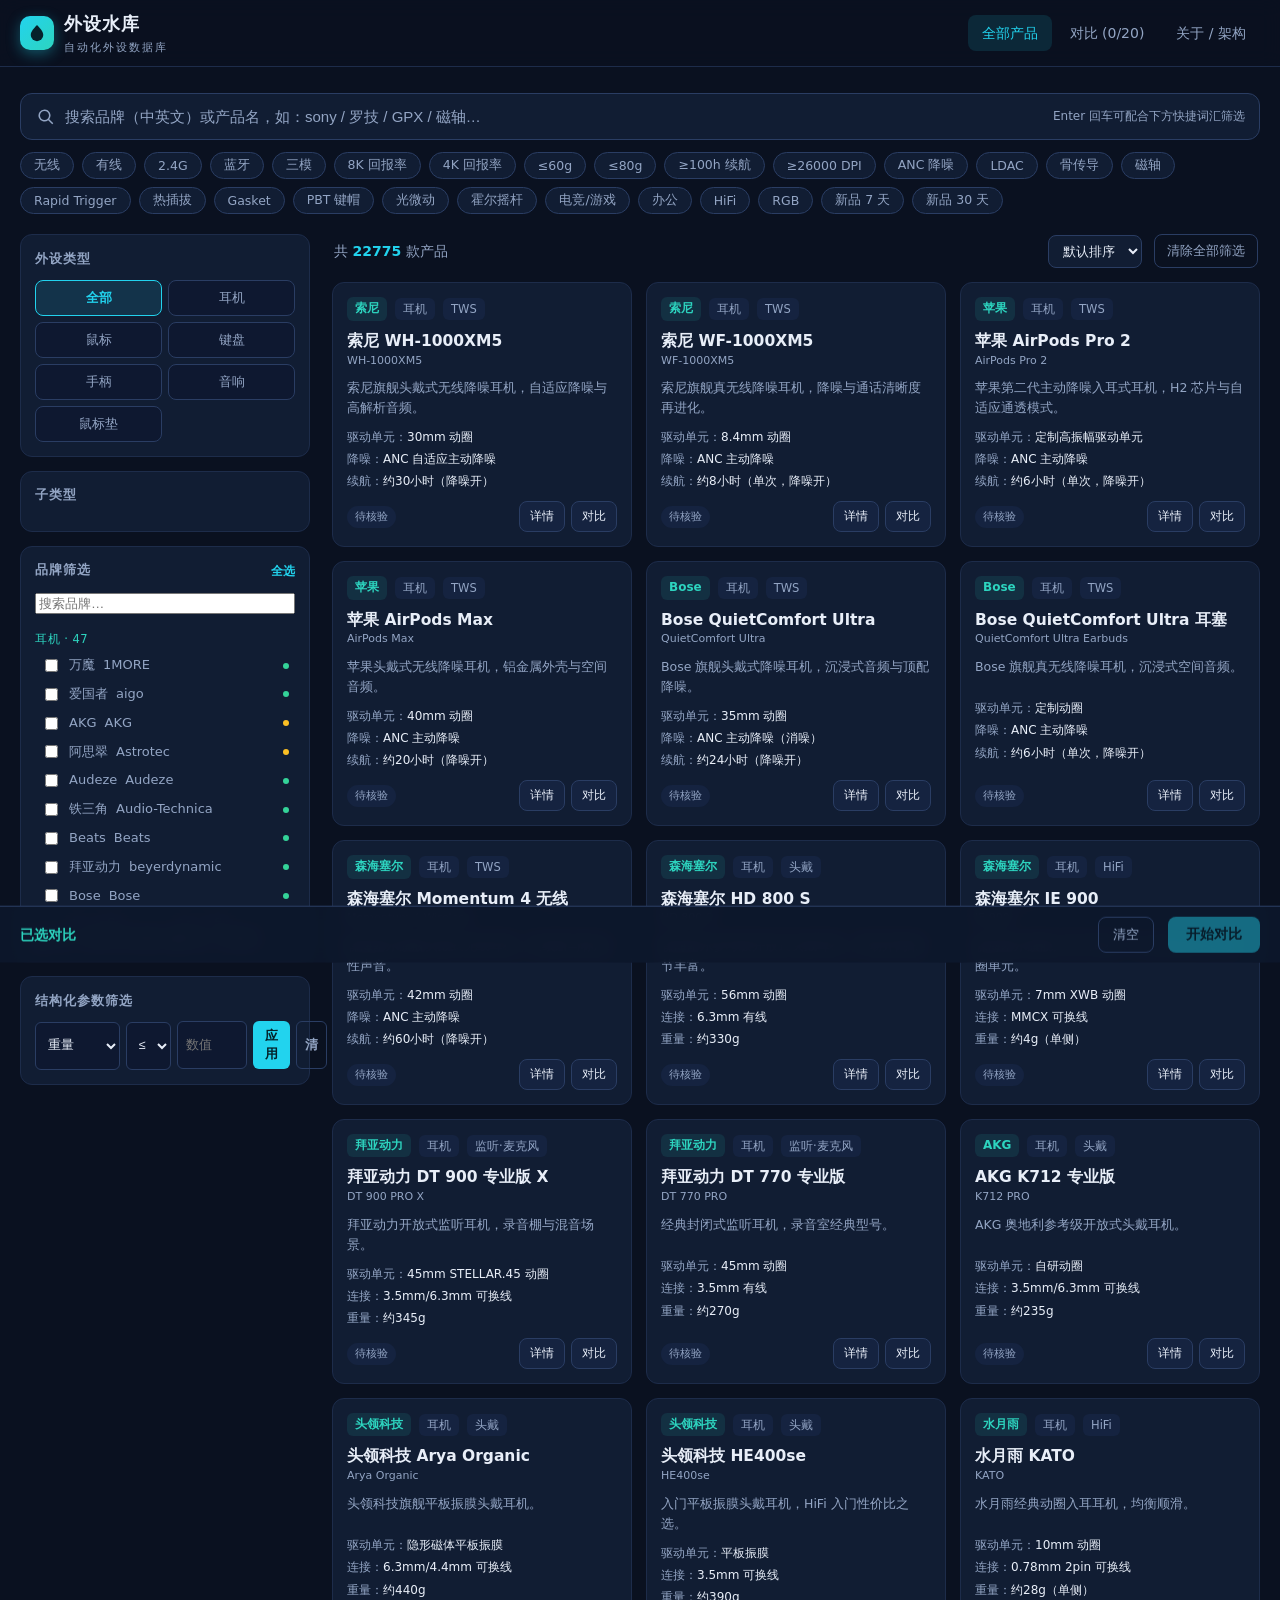
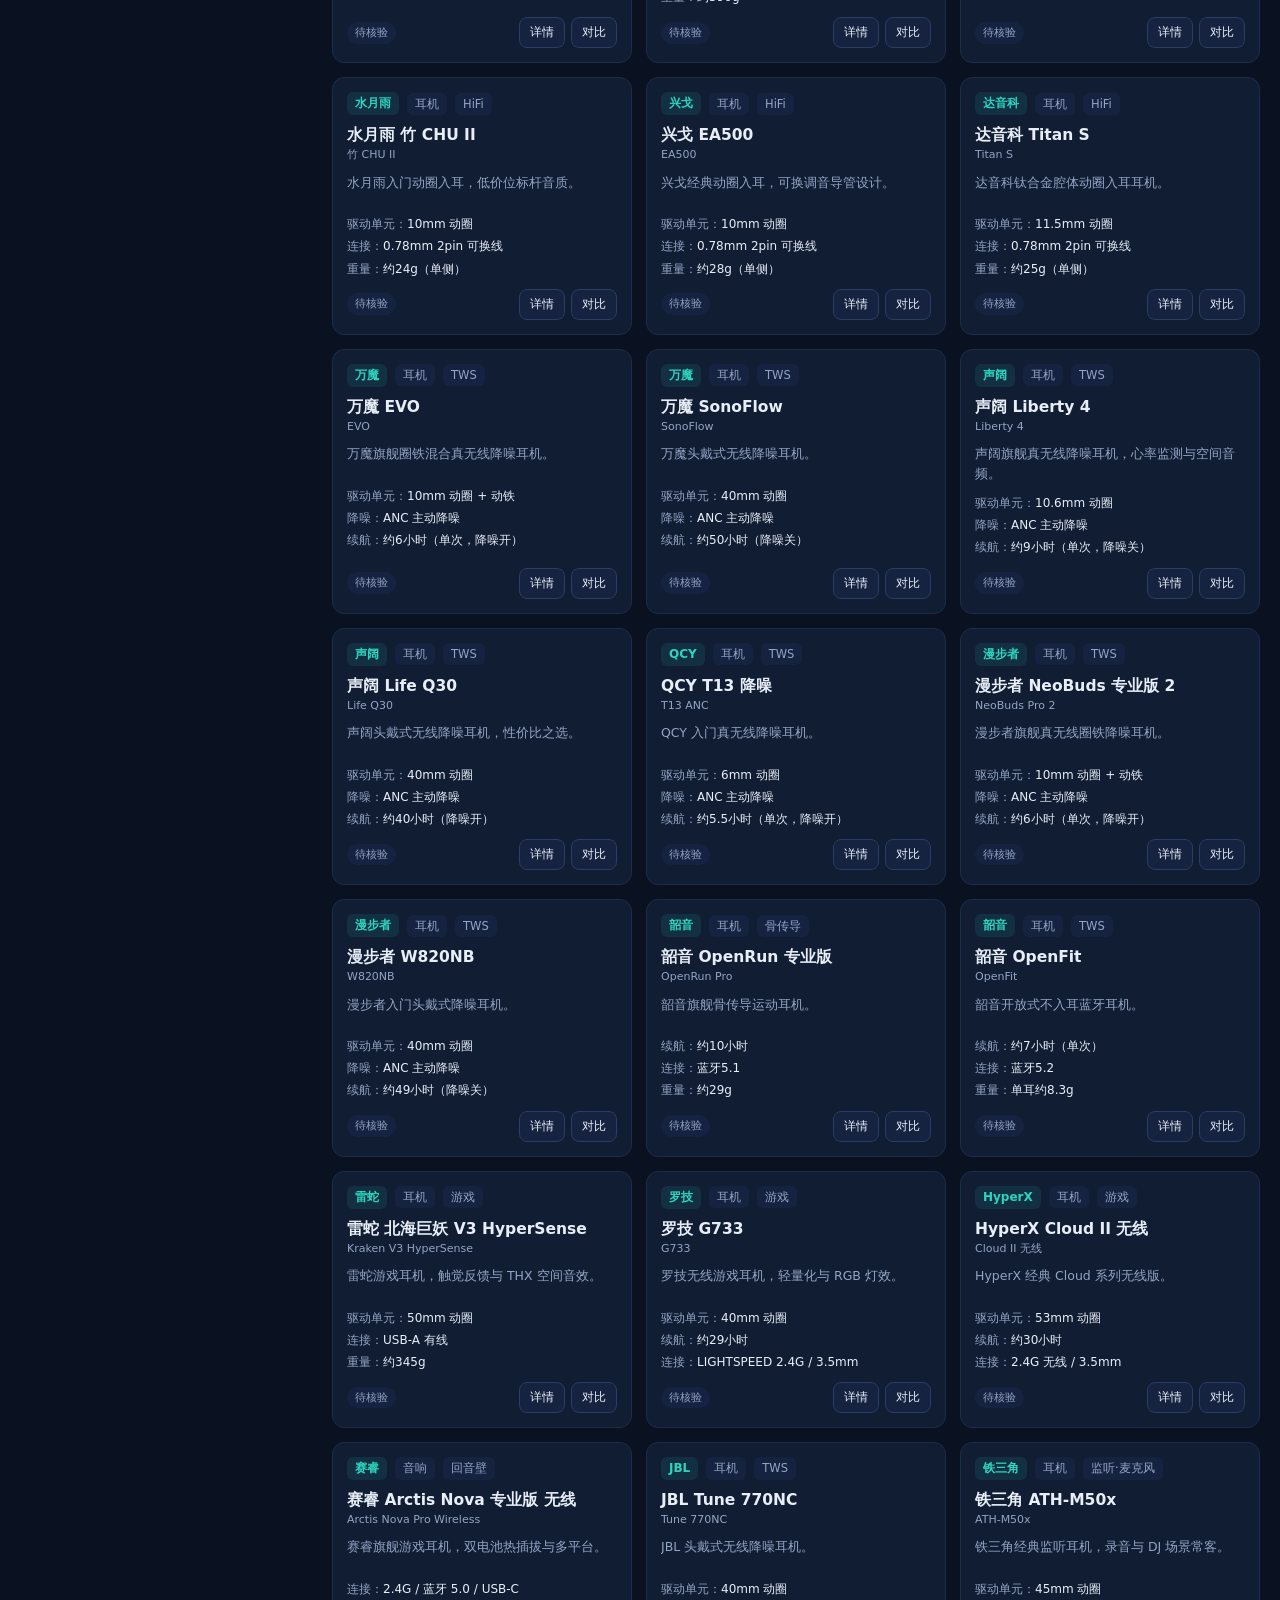
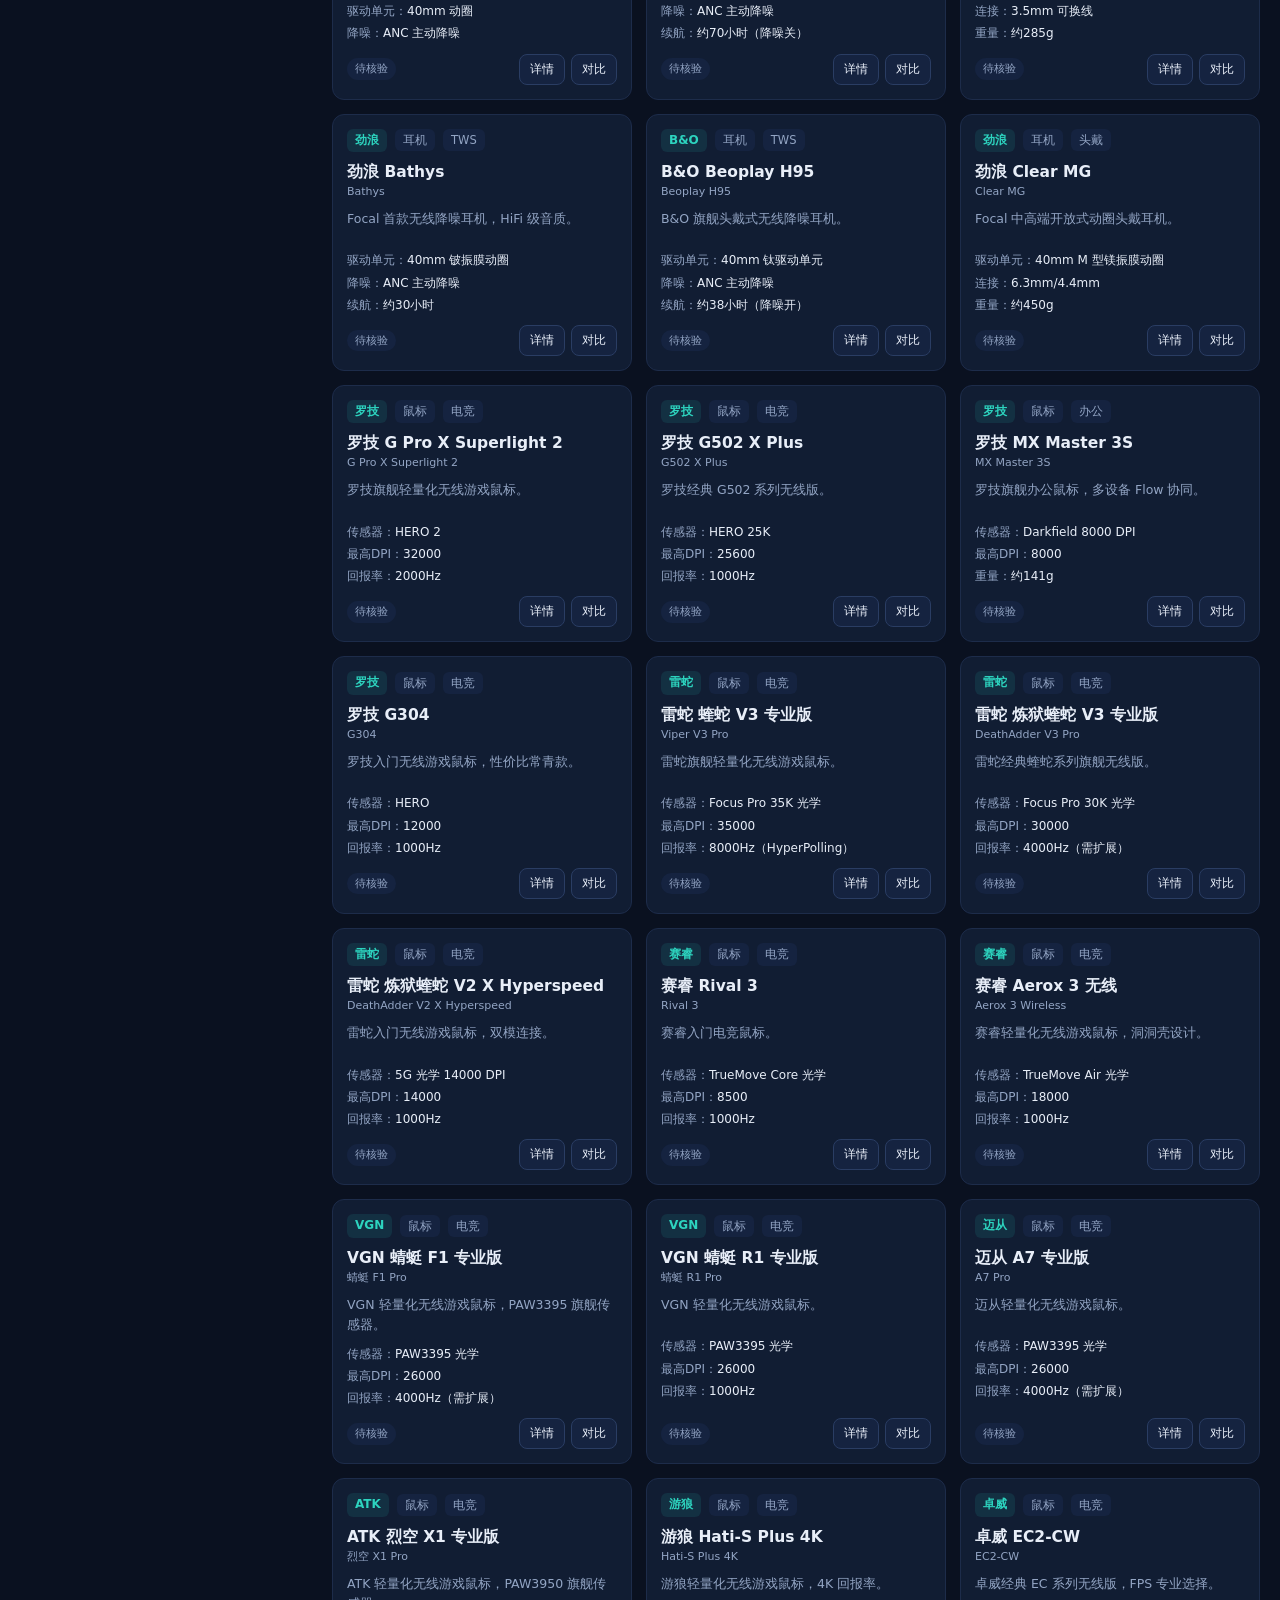
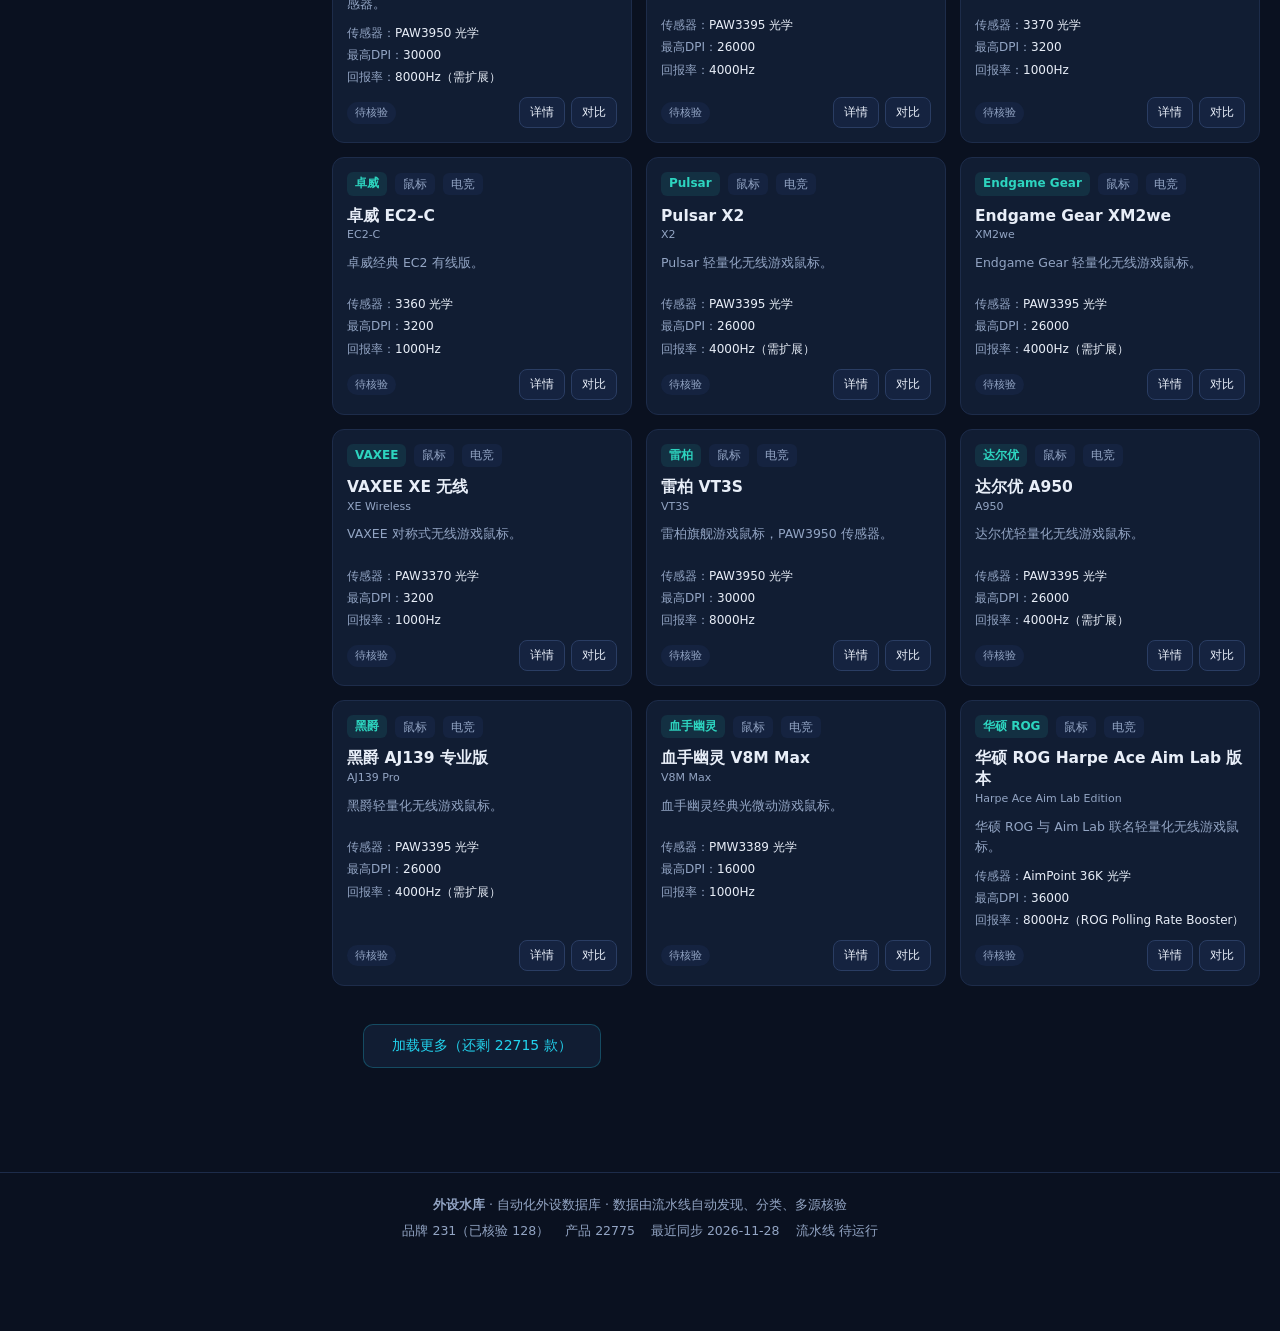
<file: index.html>
<!DOCTYPE html>
<html lang="zh-CN">
<head>
<meta charset="UTF-8">
<meta name="viewport" content="width=device-width, initial-scale=1.0">
<title>外设水库 · 自动化外设数据库</title>
<meta name="description" content="外设水库：自动化运行的外设数据库。自动发现新品、自动分类、自动多源核验，支持 20 款产品同时对比。">
<link rel="icon" href="data:image/svg+xml,%3Csvg xmlns='http://www.w3.org/2000/svg' viewBox='0 0 32 32'%3E%3Crect width='32' height='32' rx='8' fill='%2322d3ee'/%3E%3Cpath d='M16 6c-4.5 5-7 8.4-7 12a7 7 0 0 0 14 0c0-3.6-2.5-7-7-12z' fill='%2306222b'/%3E%3C/svg%3E">
<link rel="stylesheet" href="css/style.css">
</head>
<body>

<header class="topbar">
  <div class="topbar-inner">
    <div class="logo" onclick="location.href='index.html'">
      <div class="drop"><svg viewBox="0 0 32 32"><path d="M16 3C9.5 10 6 14.5 6 19a10 10 0 0 0 20 0c0-4.5-3.5-9-10-16z"/></svg></div>
      <div><b>外设水库</b><small>自动化外设数据库</small></div>
    </div>
    <nav>
      <a href="index.html" class="active">全部产品</a>
      <a href="compare.html" id="navCompare">对比 (0/20)</a>
      <a href="about.html">关于 / 架构</a>
    </nav>
  </div>
</header>

<section class="search-wrap">
  <div class="search-box">
    <svg viewBox="0 0 24 24"><path d="M10 2a8 8 0 1 0 4.9 14.3l5.4 5.4 1.4-1.4-5.4-5.4A8 8 0 0 0 10 2zm0 2a6 6 0 1 1 0 12 6 6 0 0 1 0-12z"/></svg>
    <input id="searchInput" type="text" placeholder="搜索品牌（中英文）或产品名，如：sony / 罗技 / GPX / 磁轴…" autocomplete="off">
    <span class="hint">Enter 回车可配合下方快捷词汇筛选</span>
  </div>
  <div class="chip-row" id="chipsRow"></div>
</section>

<div class="layout">
  <aside class="sidebar">
    <div class="panel">
      <h3>外设类型</h3>
      <div class="cat-tabs" id="catTabs"></div>
    </div>
    <div class="panel">
      <h3>子类型</h3>
      <div class="subtype-row" id="subtypeRow"></div>
    </div>
    <div class="panel">
      <h3>品牌筛选 <span class="clear" id="brandAll">全选</span></h3>
      <input class="brand-search" id="brandSearch" type="text" placeholder="搜索品牌…">
      <div class="brand-list" id="brandList"></div>
      <div style="font-size:11px;color:var(--muted);margin-top:8px">● 绿点 = 品牌已自动核验 &nbsp;● 黄点 = 待核验</div>
    </div>
    <div class="panel">
      <h3>结构化参数筛选</h3>
      <div class="struct-form">
        <select id="structField"></select>
        <select id="structOp"><option value="<=">≤</option><option value=">=">≥</option></select>
        <input id="structVal" type="number" placeholder="数值" min="0">
        <button id="structApply">应用</button>
        <button id="structReset" style="background:none;border:1px solid var(--line2);color:var(--muted);border-radius:6px;padding:6px 8px">清</button>
      </div>
    </div>
  </aside>

  <main class="main">
    <div class="toolbar">
      <div class="count" id="count">加载中…</div>
      <div class="spacer"></div>
      <select class="sort-select" id="sort">
        <option value="default">默认排序</option>
        <option value="new">最新录入</option>
        <option value="brand">按品牌</option>
        <option value="name">按名称</option>
      </select>
      <button class="btn-clear" id="clearAll">清除全部筛选</button>
    </div>
    <div class="grid" id="grid">
      <div class="loading"><div class="spinner"></div>正在载入外设水库…</div>
    </div>
  </main>
</div>

<div class="compare-bar" id="compareBar">
  <div class="compare-bar-inner">
    <span style="color:var(--accent2);font-weight:700">已选对比</span>
    <div class="names" id="compareNames"></div>
    <button class="ghost-btn" id="compareClear">清空</button>
    <button class="primary-btn" id="compareGo" disabled>开始对比</button>
  </div>
</div>

<div class="modal-mask" id="modalMask"><div class="modal" id="modalBody"></div></div>

<footer class="footer">
  <div><b>外设水库</b> · 自动化外设数据库 · 数据由流水线自动发现、分类、多源核验</div>
  <div class="meta" id="footerMeta"></div>
</footer>

<script src="js/util.js"></script>
<script src="js/data.js"></script>
<script src="js/filters.js"></script>
<script src="js/app.js"></script>
</body>
</html>
</file>
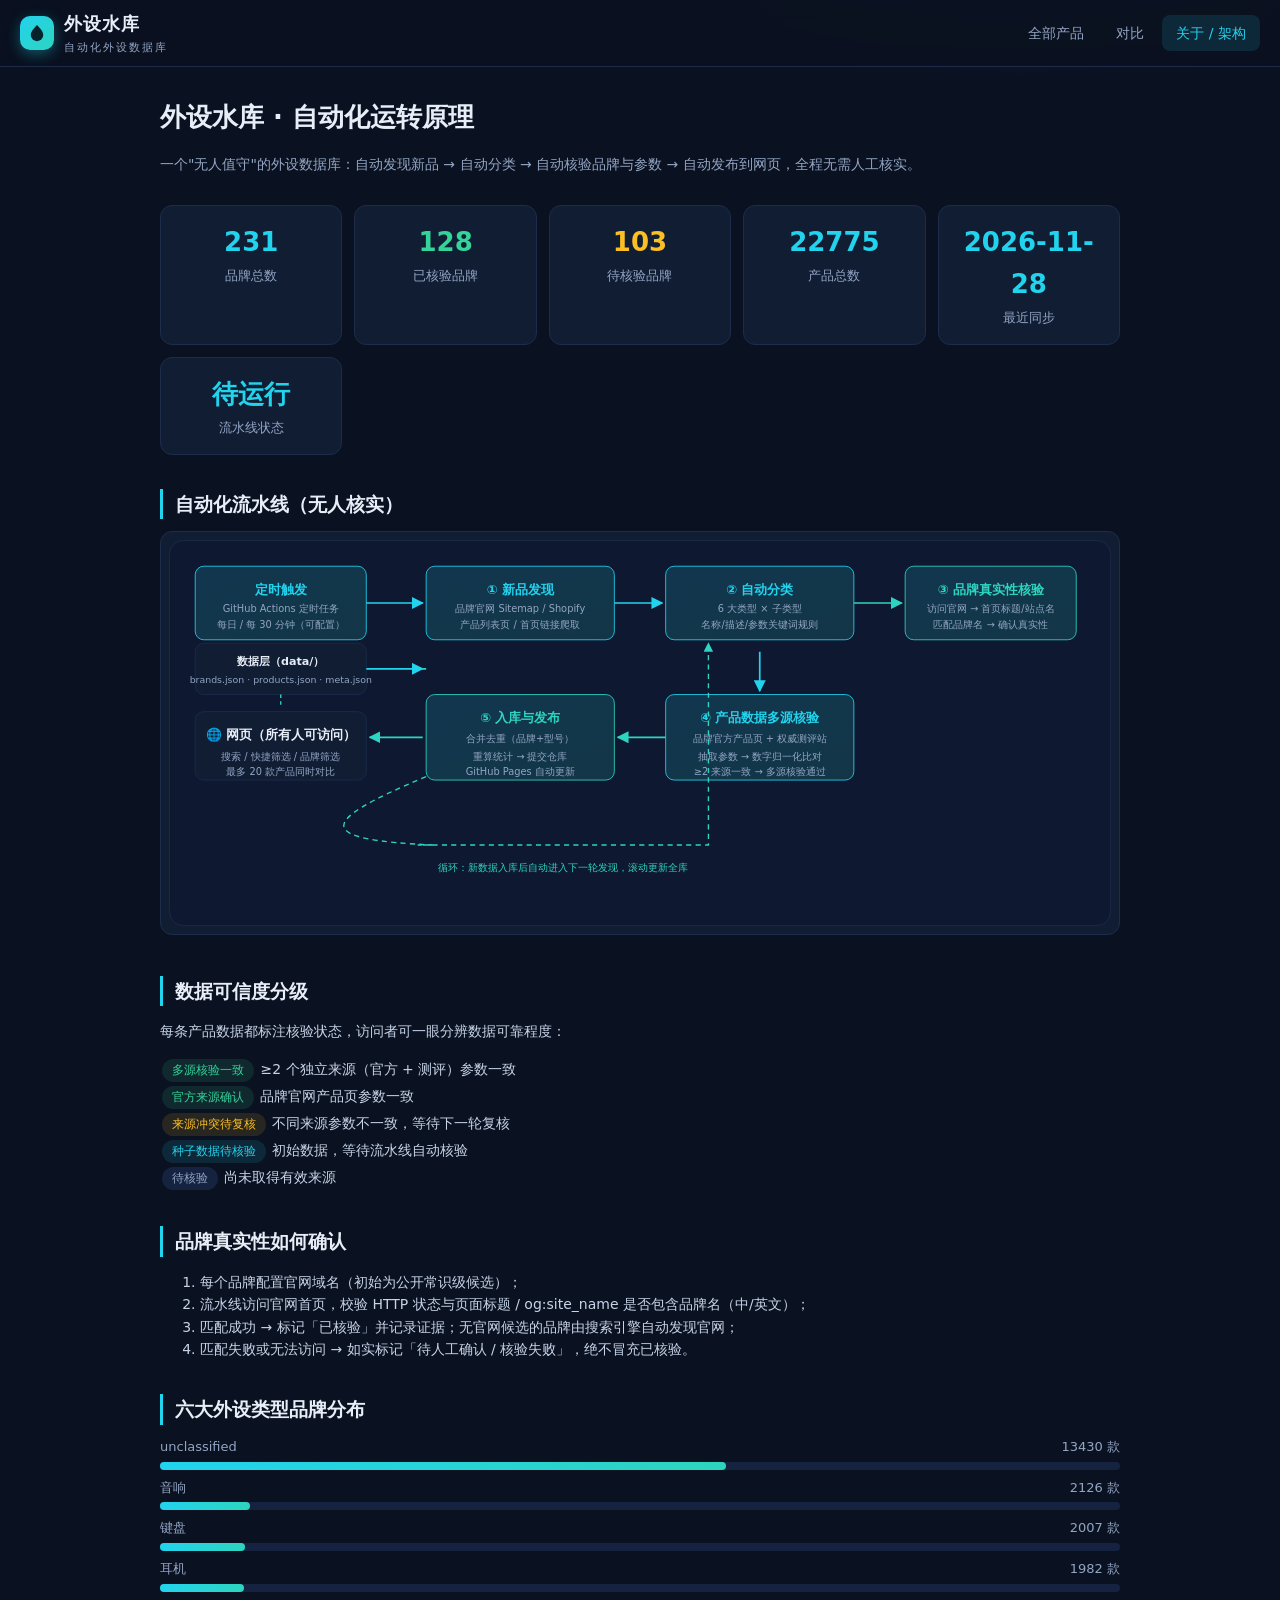
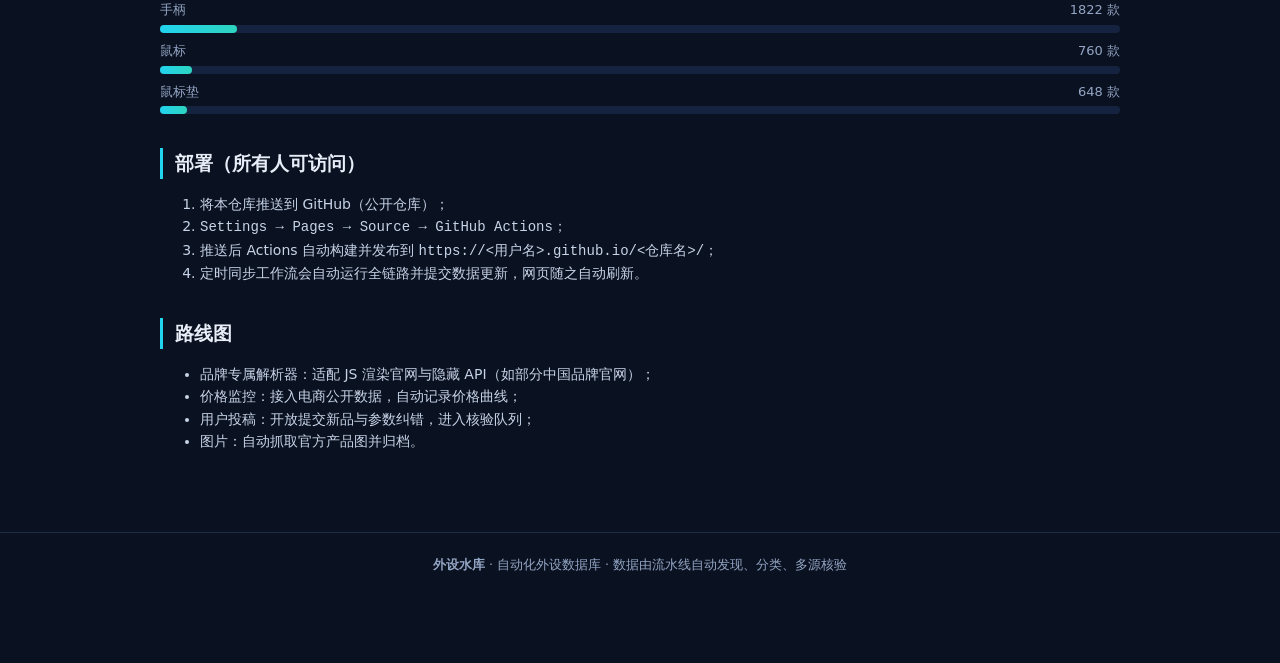
<file: about.html>
<!DOCTYPE html>
<html lang="zh-CN">
<head>
<meta charset="UTF-8">
<meta name="viewport" content="width=device-width, initial-scale=1.0">
<title>关于与架构 · 外设水库</title>
<link rel="icon" href="data:image/svg+xml,%3Csvg xmlns='http://www.w3.org/2000/svg' viewBox='0 0 32 32'%3E%3Crect width='32' height='32' rx='8' fill='%2322d3ee'/%3E%3Cpath d='M16 6c-4.5 5-7 8.4-7 12a7 7 0 0 0 14 0c0-3.6-2.5-7-7-12z' fill='%2306222b'/%3E%3C/svg%3E">
<link rel="stylesheet" href="css/style.css">
</head>
<body>

<header class="topbar">
  <div class="topbar-inner">
    <div class="logo" onclick="location.href='index.html'">
      <div class="drop"><svg viewBox="0 0 32 32"><path d="M16 3C9.5 10 6 14.5 6 19a10 10 0 0 0 20 0c0-4.5-3.5-9-10-16z"/></svg></div>
      <div><b>外设水库</b><small>自动化外设数据库</small></div>
    </div>
    <nav>
      <a href="index.html">全部产品</a>
      <a href="compare.html">对比</a>
      <a href="about.html" class="active">关于 / 架构</a>
    </nav>
  </div>
</header>

<div class="about-page">
  <h1>外设水库 · 自动化运转原理</h1>
  <p class="sub">一个"无人值守"的外设数据库：自动发现新品 → 自动分类 → 自动核验品牌与参数 → 自动发布到网页，全程无需人工核实。</p>

  <div class="stat-grid">
    <div class="stat-card"><b id="statBrands">–</b><span>品牌总数</span></div>
    <div class="stat-card"><b id="statVerified" style="color:var(--ok)">–</b><span>已核验品牌</span></div>
    <div class="stat-card"><b id="statPending" style="color:var(--warn)">–</b><span>待核验品牌</span></div>
    <div class="stat-card"><b id="statProducts">–</b><span>产品总数</span></div>
    <div class="stat-card"><b id="statSync">–</b><span>最近同步</span></div>
    <div class="stat-card"><b id="statPipe">–</b><span>流水线状态</span></div>
  </div>

  <h2>自动化流水线（无人核实）</h2>
  <svg class="arch-svg" viewBox="0 0 1120 470" role="img" aria-label="外设水库自动化流水线架构图">
    <defs>
      <marker id="arr" viewBox="0 0 10 10" refX="9" refY="5" markerWidth="7" markerHeight="7" orient="auto-start-reverse">
        <path d="M0 0 L10 5 L0 10 z" fill="#22d3ee"/>
      </marker>
      <marker id="arr2" viewBox="0 0 10 10" refX="9" refY="5" markerWidth="7" markerHeight="7" orient="auto-start-reverse">
        <path d="M0 0 L10 5 L0 10 z" fill="#2dd4bf"/>
      </marker>
      <linearGradient id="g1" x1="0" y1="0" x2="1" y2="1">
        <stop offset="0" stop-color="#22d3ee" stop-opacity="0.16"/><stop offset="1" stop-color="#2dd4bf" stop-opacity="0.16"/>
      </linearGradient>
    </defs>

    <!-- 背景 -->
    <rect x="10" y="10" width="1100" height="450" rx="16" fill="#0e1830" stroke="#1d2c4a"/>

    <!-- 触发 -->
    <rect x="40" y="40" width="200" height="86" rx="10" fill="url(#g1)" stroke="#22d3ee"/>
    <text x="140" y="72" text-anchor="middle" fill="#22d3ee" font-size="15" font-weight="700">定时触发</text>
    <text x="140" y="94" text-anchor="middle" fill="#93a5c4" font-size="11.5">GitHub Actions 定时任务</text>
    <text x="140" y="112" text-anchor="middle" fill="#93a5c4" font-size="11.5">每日 / 每 30 分钟（可配置）</text>

    <!-- 1 发现 -->
    <rect x="310" y="40" width="220" height="86" rx="10" fill="url(#g1)" stroke="#22d3ee"/>
    <text x="420" y="72" text-anchor="middle" fill="#22d3ee" font-size="15" font-weight="700">① 新品发现</text>
    <text x="420" y="94" text-anchor="middle" fill="#93a5c4" font-size="11.5">品牌官网 Sitemap / Shopify</text>
    <text x="420" y="112" text-anchor="middle" fill="#93a5c4" font-size="11.5">产品列表页 / 首页链接爬取</text>

    <!-- 2 分类 -->
    <rect x="590" y="40" width="220" height="86" rx="10" fill="url(#g1)" stroke="#22d3ee"/>
    <text x="700" y="72" text-anchor="middle" fill="#22d3ee" font-size="15" font-weight="700">② 自动分类</text>
    <text x="700" y="94" text-anchor="middle" fill="#93a5c4" font-size="11.5">6 大类型 × 子类型</text>
    <text x="700" y="112" text-anchor="middle" fill="#93a5c4" font-size="11.5">名称/描述/参数关键词规则</text>

    <!-- 3 品牌核验 -->
    <rect x="870" y="40" width="200" height="86" rx="10" fill="url(#g1)" stroke="#2dd4bf"/>
    <text x="970" y="72" text-anchor="middle" fill="#2dd4bf" font-size="15" font-weight="700">③ 品牌真实性核验</text>
    <text x="970" y="94" text-anchor="middle" fill="#93a5c4" font-size="11.5">访问官网 → 首页标题/站点名</text>
    <text x="970" y="112" text-anchor="middle" fill="#93a5c4" font-size="11.5">匹配品牌名 → 确认真实性</text>

    <!-- 箭头行1 -->
    <line x1="240" y1="83" x2="306" y2="83" stroke="#22d3ee" stroke-width="2" marker-end="url(#arr)"/>
    <line x1="530" y1="83" x2="586" y2="83" stroke="#22d3ee" stroke-width="2" marker-end="url(#arr)"/>
    <line x1="810" y1="83" x2="866" y2="83" stroke="#2dd4bf" stroke-width="2" marker-end="url(#arr2)"/>

    <!-- 4 数据核验 -->
    <rect x="590" y="190" width="220" height="100" rx="10" fill="url(#g1)" stroke="#22d3ee"/>
    <text x="700" y="222" text-anchor="middle" fill="#22d3ee" font-size="15" font-weight="700">④ 产品数据多源核验</text>
    <text x="700" y="246" text-anchor="middle" fill="#93a5c4" font-size="11.5">品牌官方产品页 + 权威测评站</text>
    <text x="700" y="266" text-anchor="middle" fill="#93a5c4" font-size="11.5">抽取参数 → 数字归一化比对</text>
    <text x="700" y="284" text-anchor="middle" fill="#93a5c4" font-size="11.5">≥2 来源一致 → 多源核验通过</text>

    <!-- 5 入库发布 -->
    <rect x="310" y="190" width="220" height="100" rx="10" fill="url(#g1)" stroke="#2dd4bf"/>
    <text x="420" y="222" text-anchor="middle" fill="#2dd4bf" font-size="15" font-weight="700">⑤ 入库与发布</text>
    <text x="420" y="246" text-anchor="middle" fill="#93a5c4" font-size="11.5">合并去重（品牌+型号）</text>
    <text x="420" y="266" text-anchor="middle" fill="#93a5c4" font-size="11.5">重算统计 → 提交仓库</text>
    <text x="420" y="284" text-anchor="middle" fill="#93a5c4" font-size="11.5">GitHub Pages 自动更新</text>

    <path d="M700 140 L700 186" stroke="#22d3ee" stroke-width="2" marker-end="url(#arr)"/>
    <path d="M590 240 L534 240" stroke="#2dd4bf" stroke-width="2" marker-end="url(#arr2)"/>

    <!-- 访问者 -->
    <rect x="40" y="210" width="200" height="80" rx="10" fill="#111d33" stroke="#1d2c4a"/>
    <text x="140" y="242" text-anchor="middle" fill="#e8eef8" font-size="15" font-weight="700">🌐 网页（所有人可访问）</text>
    <text x="140" y="266" text-anchor="middle" fill="#93a5c4" font-size="11.5">搜索 / 快捷筛选 / 品牌筛选</text>
    <text x="140" y="284" text-anchor="middle" fill="#93a5c4" font-size="11.5">最多 20 款产品同时对比</text>
    <path d="M306 240 L244 240" stroke="#2dd4bf" stroke-width="2" marker-end="url(#arr2)"/>

    <!-- 回环：入库 → 发现（新品持续积累） -->
    <path d="M310 286 C 180 340, 180 360, 320 366 L 300 366 C 420 366, 520 366, 640 366 L 640 130" stroke="#2dd4bf" stroke-width="1.6" stroke-dasharray="6 5" fill="none" marker-end="url(#arr2)"/>
    <text x="470" y="396" text-anchor="middle" fill="#2dd4bf" font-size="12">循环：新数据入库后自动进入下一轮发现，滚动更新全库</text>

    <!-- 数据层 -->
    <rect x="40" y="130" width="200" height="60" rx="10" fill="#111d33" stroke="#1d2c4a"/>
    <text x="140" y="156" text-anchor="middle" fill="#e8eef8" font-size="13" font-weight="600">数据层（data/）</text>
    <text x="140" y="176" text-anchor="middle" fill="#93a5c4" font-size="11">brands.json · products.json · meta.json</text>
    <line x1="240" y1="160" x2="306" y2="160" stroke="#22d3ee" stroke-width="2" marker-end="url(#arr)"/>
    <line x1="310" y1="160" x2="306" y2="160" stroke="#2dd4bf" stroke-width="2"/>
    <path d="M140 190 L140 206" stroke="#2dd4bf" stroke-width="1.6" stroke-dasharray="4 4"/>
  </svg>

  <h2>数据可信度分级</h2>
  <p>每条产品数据都标注核验状态，访问者可一眼分辨数据可靠程度：</p>
  <p>
    <span class="status-chip ok">多源核验一致</span> ≥2 个独立来源（官方 + 测评）参数一致
    <br>
    <span class="status-chip ok">官方来源确认</span> 品牌官网产品页参数一致
    <br>
    <span class="status-chip warn">来源冲突待复核</span> 不同来源参数不一致，等待下一轮复核
    <br>
    <span class="status-chip mid">种子数据待核验</span> 初始数据，等待流水线自动核验
    <br>
    <span class="status-chip off">待核验</span> 尚未取得有效来源
  </p>

  <h2>品牌真实性如何确认</h2>
  <ol>
    <li>每个品牌配置官网域名（初始为公开常识级候选）；</li>
    <li>流水线访问官网首页，校验 HTTP 状态与页面标题 / og:site_name 是否包含品牌名（中/英文）；</li>
    <li>匹配成功 → 标记「已核验」并记录证据；无官网候选的品牌由搜索引擎自动发现官网；</li>
    <li>匹配失败或无法访问 → 如实标记「待人工确认 / 核验失败」，绝不冒充已核验。</li>
  </ol>

  <h2>六大外设类型品牌分布</h2>
  <div id="catDist" style="margin-bottom:20px"></div>

  <h2>部署（所有人可访问）</h2>
  <ol>
    <li>将本仓库推送到 GitHub（公开仓库）；</li>
    <li><code>Settings → Pages → Source → GitHub Actions</code>；</li>
    <li>推送后 Actions 自动构建并发布到 <code>https://&lt;用户名&gt;.github.io/&lt;仓库名&gt;/</code>；</li>
    <li>定时同步工作流会自动运行全链路并提交数据更新，网页随之自动刷新。</li>
  </ol>

  <h2>路线图</h2>
  <ul>
    <li>品牌专属解析器：适配 JS 渲染官网与隐藏 API（如部分中国品牌官网）；</li>
    <li>价格监控：接入电商公开数据，自动记录价格曲线；</li>
    <li>用户投稿：开放提交新品与参数纠错，进入核验队列；</li>
    <li>图片：自动抓取官方产品图并归档。</li>
  </ul>
</div>

<footer class="footer">
  <div><b>外设水库</b> · 自动化外设数据库 · 数据由流水线自动发现、分类、多源核验</div>
</footer>

<script src="js/util.js"></script>
<script src="js/data.js"></script>
<script src="js/about.js"></script>
</body>
</html>
</file>
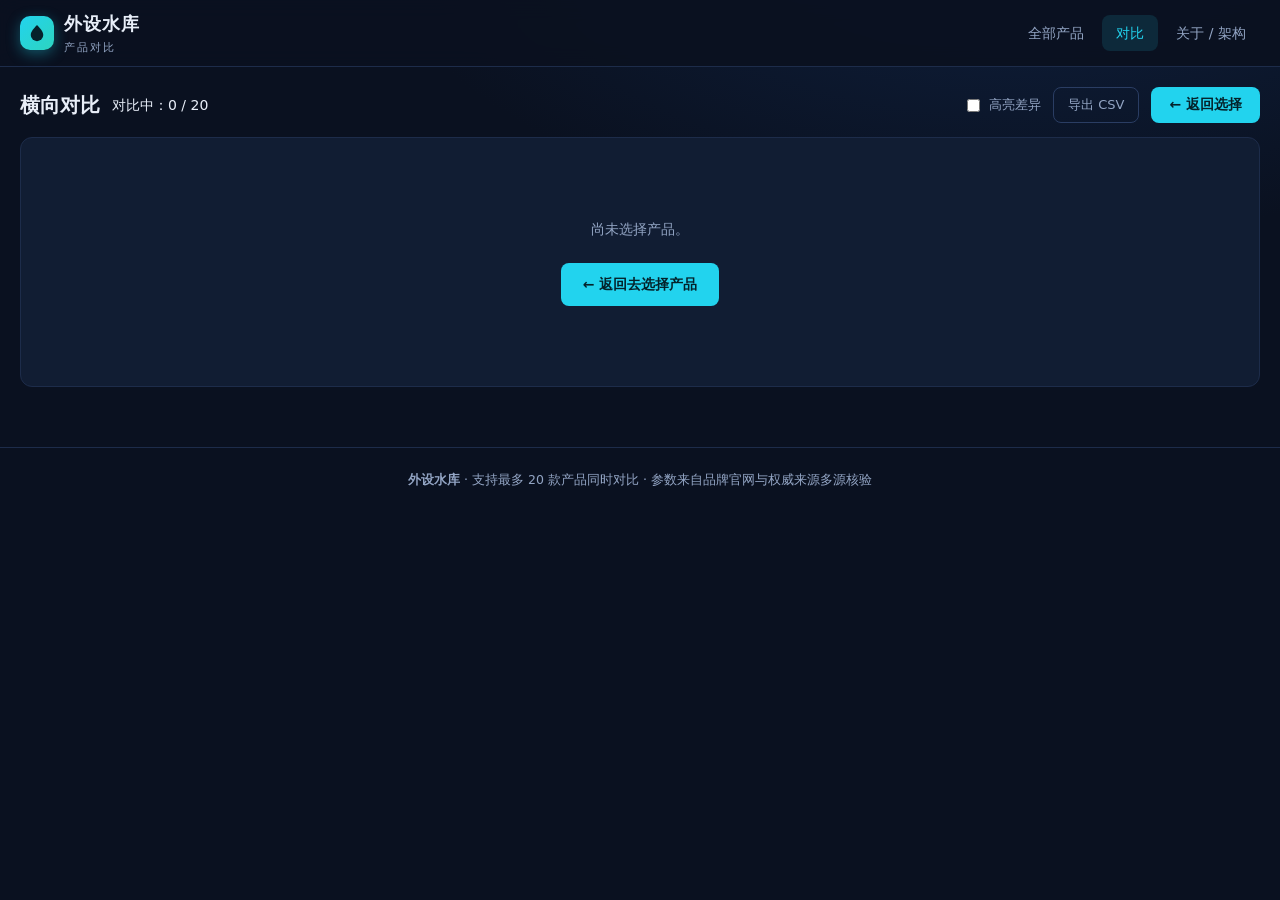
<file: compare.html>
<!DOCTYPE html>
<html lang="zh-CN">
<head>
<meta charset="UTF-8">
<meta name="viewport" content="width=device-width, initial-scale=1.0">
<title>产品对比 · 外设水库</title>
<link rel="icon" href="data:image/svg+xml,%3Csvg xmlns='http://www.w3.org/2000/svg' viewBox='0 0 32 32'%3E%3Crect width='32' height='32' rx='8' fill='%2322d3ee'/%3E%3Cpath d='M16 6c-4.5 5-7 8.4-7 12a7 7 0 0 0 14 0c0-3.6-2.5-7-7-12z' fill='%2306222b'/%3E%3C/svg%3E">
<link rel="stylesheet" href="css/style.css">
</head>
<body>

<header class="topbar">
  <div class="topbar-inner">
    <div class="logo" onclick="location.href='index.html'">
      <div class="drop"><svg viewBox="0 0 32 32"><path d="M16 3C9.5 10 6 14.5 6 19a10 10 0 0 0 20 0c0-4.5-3.5-9-10-16z"/></svg></div>
      <div><b>外设水库</b><small>产品对比</small></div>
    </div>
    <nav>
      <a href="index.html">全部产品</a>
      <a href="compare.html" class="active">对比</a>
      <a href="about.html">关于 / 架构</a>
    </nav>
  </div>
</header>

<div class="compare-page">
  <div class="compare-toolbar">
    <h1>横向对比</h1>
    <span class="count" id="cmpCount">对比中：0 / 20</span>
    <div class="spacer" style="flex:1"></div>
    <label style="display:flex;align-items:center;gap:6px;color:var(--muted);font-size:13px">
      <input type="checkbox" id="diffToggle" style="accent-color:var(--accent)"> 高亮差异
    </label>
    <button class="ghost-btn" id="exportBtn">导出 CSV</button>
    <button class="primary-btn" id="backBtn">← 返回选择</button>
  </div>
  <div class="compare-wrap" id="cmpWrap">
    <div class="loading"><div class="spinner"></div>加载中…</div>
  </div>
</div>

<footer class="footer">
  <div><b>外设水库</b> · 支持最多 20 款产品同时对比 · 参数来自品牌官网与权威来源多源核验</div>
</footer>

<script src="js/util.js"></script>
<script src="js/data.js"></script>
<script src="js/filters.js"></script>
<script src="js/compare.js"></script>
</body>
</html>
</file>
<file: css/style.css>
/* ============================================================
   外设水库 · 全站样式
   深海配色：深蓝底 + 青/teal 强调（避免大面积紫调）
   ============================================================ */
:root {
  --bg: #0a1120;
  --bg2: #0e1830;
  --card: #111d33;
  --card2: #152340;
  --line: #1d2c4a;
  --line2: #2a3d63;
  --text: #e8eef8;
  --muted: #93a5c4;
  --accent: #22d3ee;
  --accent2: #2dd4bf;
  --accent-dim: rgba(34, 211, 238, 0.12);
  --ok: #34d399;
  --warn: #fbbf24;
  --danger: #f87171;
  --radius: 12px;
  --shadow: 0 8px 24px rgba(0, 0, 0, 0.35);
}

* { box-sizing: border-box; }
html, body { margin: 0; padding: 0; }
body {
  background: radial-gradient(1200px 600px at 80% -10%, #0f2140 0%, var(--bg) 55%) var(--bg);
  color: var(--text);
  font-family: "PingFang SC", "Microsoft YaHei", "Segoe UI", system-ui, -apple-system, sans-serif;
  font-size: 14px;
  line-height: 1.6;
  min-height: 100vh;
}
a { color: var(--accent); text-decoration: none; }
a:hover { text-decoration: underline; }
button { font-family: inherit; cursor: pointer; }
::selection { background: rgba(34, 211, 238, 0.3); }

/* ---------- 顶栏 ---------- */
.topbar {
  position: sticky; top: 0; z-index: 50;
  background: rgba(10, 17, 32, 0.9);
  backdrop-filter: blur(10px);
  border-bottom: 1px solid var(--line);
}
.topbar-inner {
  max-width: 1400px; margin: 0 auto; padding: 10px 20px;
  display: flex; align-items: center; gap: 18px; flex-wrap: wrap;
}
.logo { display: flex; align-items: center; gap: 10px; cursor: pointer; }
.logo .drop {
  width: 34px; height: 34px; border-radius: 10px;
  background: linear-gradient(135deg, var(--accent), var(--accent2));
  display: flex; align-items: center; justify-content: center;
  box-shadow: 0 4px 14px rgba(34, 211, 238, 0.35);
}
.logo .drop svg { width: 20px; height: 20px; fill: #06222b; }
.logo b { font-size: 18px; letter-spacing: 1px; }
.logo small { display: block; font-size: 11px; color: var(--muted); font-weight: normal; letter-spacing: 2px; }

nav { display: flex; gap: 4px; margin-left: auto; }
nav a {
  padding: 7px 14px; border-radius: 8px; color: var(--muted);
  font-size: 14px; transition: 0.15s;
}
nav a:hover { color: var(--text); background: var(--card); text-decoration: none; }
nav a.active { color: var(--accent); background: var(--accent-dim); }
#compareCount { color: var(--accent2); font-weight: 600; }

/* ---------- 搜索 ---------- */
.search-wrap { max-width: 1400px; margin: 26px auto 0; padding: 0 20px; }
.search-box {
  display: flex; align-items: center; gap: 10px;
  background: var(--card); border: 1px solid var(--line2);
  border-radius: 12px; padding: 4px 6px 4px 16px;
  transition: border-color 0.2s, box-shadow 0.2s;
}
.search-box:focus-within { border-color: var(--accent); box-shadow: 0 0 0 3px rgba(34, 211, 238, 0.15); }
.search-box svg { width: 18px; height: 18px; fill: var(--muted); flex: none; }
#searchInput {
  flex: 1; background: none; border: none; outline: none;
  color: var(--text); font-size: 15px; padding: 10px 0;
}
#searchInput::placeholder { color: var(--muted); }
.search-box .hint { color: var(--muted); font-size: 12px; padding-right: 8px; white-space: nowrap; }
.chip-row {
  display: flex; flex-wrap: wrap; gap: 8px; margin-top: 12px;
}
.chip {
  border: 1px solid var(--line2); background: var(--card);
  color: var(--muted); border-radius: 999px; padding: 4px 13px;
  font-size: 12.5px; transition: 0.15s; user-select: none;
}
.chip:hover { border-color: var(--accent); color: var(--text); }
.chip.on { background: var(--accent-dim); border-color: var(--accent); color: var(--accent); }
.chip .x { opacity: 0.6; margin-left: 3px; }

/* ---------- 布局 ---------- */
.layout {
  max-width: 1400px; margin: 20px auto 80px; padding: 0 20px;
  display: grid; grid-template-columns: 290px 1fr; gap: 22px; align-items: start;
}
@media (max-width: 900px) { .layout { grid-template-columns: 1fr; } }

/* ---------- 侧栏 ---------- */
.sidebar { position: sticky; top: 76px; display: flex; flex-direction: column; gap: 14px; }
.panel {
  background: var(--card); border: 1px solid var(--line);
  border-radius: var(--radius); padding: 14px;
}
.panel h3 {
  margin: 0 0 10px; font-size: 13px; color: var(--muted);
  font-weight: 600; letter-spacing: 1px; display: flex; align-items: center; justify-content: space-between;
}
.panel h3 .clear { color: var(--accent); font-size: 12px; cursor: pointer; letter-spacing: 0; }
.cat-tabs { display: grid; grid-template-columns: repeat(2, 1fr); gap: 6px; }
.cat-tab {
  border: 1px solid var(--line2); background: var(--bg2); color: var(--muted);
  border-radius: 8px; padding: 8px 4px; font-size: 13px; transition: 0.15s; text-align: center;
}
.cat-tab:hover { color: var(--text); }
.cat-tab.on { background: var(--accent-dim); border-color: var(--accent); color: var(--accent); font-weight: 600; }
.subtype-row { display: flex; flex-wrap: wrap; gap: 6px; }
.subtype {
  border: 1px solid var(--line2); background: transparent; color: var(--muted);
  border-radius: 6px; padding: 4px 10px; font-size: 12px;
}
.subtype.on { background: var(--accent-dim); border-color: var(--accent); color: var(--accent); }

.brand-search { width: 100%; margin-bottom: 8px; }
.brand-list { max-height: 300px; overflow-y: auto; display: flex; flex-direction: column; gap: 2px; }
.brand-group-title {
  font-size: 11.5px; color: var(--accent2); margin: 8px 0 2px; letter-spacing: 0.5px;
}
.brand-item {
  display: flex; align-items: center; gap: 8px; padding: 3px 6px; border-radius: 6px;
  cursor: pointer; font-size: 13px; color: var(--muted);
}
.brand-item:hover { background: var(--card2); color: var(--text); }
.brand-item input { accent-color: var(--accent); }
.brand-item.on { color: var(--text); }
.brand-item .dot {
  width: 6px; height: 6px; border-radius: 50%; background: var(--muted); margin-left: auto; flex: none;
}
.brand-item .dot.verified { background: var(--ok); }
.brand-item .dot.pending { background: var(--warn); }

.struct-form { display: flex; gap: 6px; }
.struct-form select, .struct-form input {
  background: var(--bg2); border: 1px solid var(--line2); color: var(--text);
  border-radius: 6px; padding: 6px 8px; font-size: 12.5px; outline: none;
}
.struct-form select { flex: 1; }
.struct-form input { width: 70px; }
.struct-form button {
  background: var(--accent); color: #04222a; border: none; border-radius: 6px;
  padding: 6px 12px; font-weight: 600;
}

/* ---------- 主区 ---------- */
.main { min-width: 0; }
.toolbar {
  display: flex; align-items: center; gap: 12px; flex-wrap: wrap;
  margin-bottom: 14px; padding: 0 2px;
}
.toolbar .count { color: var(--muted); }
.toolbar .count b { color: var(--accent); }
.toolbar .spacer { flex: 1; }
.sort-select {
  background: var(--card); border: 1px solid var(--line2); color: var(--text);
  border-radius: 8px; padding: 7px 10px; font-size: 13px; outline: none;
}
.btn-clear {
  background: none; border: 1px solid var(--line2); color: var(--muted);
  border-radius: 8px; padding: 7px 12px; font-size: 13px;
}
.btn-clear:hover { border-color: var(--danger); color: var(--danger); }

.grid {
  display: grid; grid-template-columns: repeat(auto-fill, minmax(255px, 1fr)); gap: 14px;
}
.card {
  background: var(--card); border: 1px solid var(--line); border-radius: var(--radius);
  padding: 14px; display: flex; flex-direction: column; gap: 10px;
  transition: transform 0.15s, border-color 0.15s; position: relative;
}
.card:hover { transform: translateY(-2px); border-color: var(--line2); }
.card-top { display: flex; align-items: center; gap: 8px; flex-wrap: wrap; }
.brand-badge {
  font-size: 12px; color: var(--accent2); font-weight: 600;
  background: rgba(45, 212, 191, 0.1); padding: 2px 8px; border-radius: 6px;
}
.type-badge { font-size: 11.5px; color: var(--muted); background: var(--card2); padding: 2px 8px; border-radius: 6px; }
.card h4 { margin: 0; font-size: 15.5px; line-height: 1.35; }
.card h4 .new { color: var(--accent); font-size: 11px; vertical-align: super; margin-left: 4px; }
.card .desc { color: var(--muted); font-size: 12.5px; margin: 0; display: -webkit-box; -webkit-line-clamp: 2; -webkit-box-orient: vertical; overflow: hidden; min-height: 2.6em; }
.spec-preview { display: flex; flex-direction: column; gap: 3px; font-size: 12px; color: var(--muted); }
.spec-preview span b { color: var(--text); font-weight: 500; }
.card-bottom { margin-top: auto; display: flex; align-items: center; gap: 8px; }
.vbadge { font-size: 11px; padding: 2px 8px; border-radius: 999px; }
.vbadge.ok { color: var(--ok); background: rgba(52, 211, 153, 0.12); }
.vbadge.warn { color: var(--warn); background: rgba(251, 191, 36, 0.12); }
.vbadge.mid { color: var(--accent); background: var(--accent-dim); }
.vbadge.off { color: var(--muted); background: var(--card2); }
.card-actions { margin-left: auto; display: flex; gap: 6px; }
.icon-btn {
  background: var(--card2); border: 1px solid var(--line2); color: var(--text);
  border-radius: 8px; padding: 6px 10px; font-size: 12px;
}
.icon-btn:hover { border-color: var(--accent); color: var(--accent); }
.icon-btn.added { background: var(--accent-dim); border-color: var(--accent); color: var(--accent); }

.empty { text-align: center; color: var(--muted); padding: 60px 20px; }
.empty .big { font-size: 40px; margin-bottom: 10px; }

/* ---------- 底部对比条 ---------- */
.compare-bar {
  position: fixed; left: 0; right: 0; bottom: 0; z-index: 60;
  background: rgba(13, 24, 44, 0.95); backdrop-filter: blur(8px);
  border-top: 1px solid var(--line2); padding: 10px 20px;
  transform: translateY(110%); transition: transform 0.25s;
}
.compare-bar.show { transform: translateY(0); }
.compare-bar-inner { max-width: 1400px; margin: 0 auto; display: flex; align-items: center; gap: 14px; flex-wrap: wrap; }
.compare-bar .names { flex: 1; display: flex; gap: 6px; flex-wrap: wrap; min-width: 200px; }
.compare-bar .nm {
  background: var(--card2); border: 1px solid var(--line2); color: var(--muted);
  font-size: 12px; padding: 3px 10px; border-radius: 999px; display: flex; align-items: center; gap: 6px;
}
.compare-bar .nm .rm { cursor: pointer; color: var(--danger); }
.primary-btn {
  background: var(--accent); color: #04222a; border: none; border-radius: 8px;
  padding: 9px 18px; font-weight: 700; font-size: 14px;
}
.primary-btn:disabled { opacity: 0.45; cursor: not-allowed; }
.ghost-btn {
  background: none; border: 1px solid var(--line2); color: var(--muted);
  border-radius: 8px; padding: 8px 14px; font-size: 13px;
}

/* ---------- 弹窗（产品详情） ---------- */
.modal-mask {
  position: fixed; inset: 0; background: rgba(4, 10, 20, 0.72); z-index: 80;
  display: flex; align-items: flex-start; justify-content: center; padding: 40px 16px;
  overflow-y: auto; opacity: 0; pointer-events: none; transition: opacity 0.2s;
}
.modal-mask.show { opacity: 1; pointer-events: auto; }
.modal {
  background: var(--bg2); border: 1px solid var(--line2); border-radius: 16px;
  max-width: 820px; width: 100%; padding: 24px; position: relative;
  box-shadow: var(--shadow);
}
.modal .close {
  position: absolute; top: 14px; right: 16px; background: none; border: none;
  color: var(--muted); font-size: 22px; line-height: 1; padding: 6px;
}
.modal .close:hover { color: var(--text); }
.modal h2 { margin: 0 0 4px; font-size: 22px; }
.modal .brand-line { color: var(--accent2); font-weight: 600; margin-bottom: 8px; }
.modal .desc { color: var(--muted); margin: 0 0 16px; }
.spec-table { width: 100%; border-collapse: collapse; margin: 10px 0 18px; }
.spec-table th, .spec-table td {
  text-align: left; padding: 8px 10px; border-bottom: 1px solid var(--line); font-size: 13.5px;
}
.spec-table th { color: var(--muted); width: 130px; font-weight: 500; }
.links-list { display: flex; flex-direction: column; gap: 6px; font-size: 13px; }
.veri-box {
  background: var(--card); border: 1px solid var(--line); border-radius: 10px;
  padding: 12px; margin-top: 14px; font-size: 12.5px; color: var(--muted);
}
.veri-box .row { display: flex; gap: 14px; flex-wrap: wrap; margin: 4px 0; }
.veri-box .row b { color: var(--text); font-weight: 500; }

/* ---------- 对比页 ---------- */
.compare-page { max-width: 1500px; margin: 20px auto 60px; padding: 0 20px; }
.compare-toolbar { display: flex; align-items: center; gap: 12px; flex-wrap: wrap; margin-bottom: 14px; }
.compare-toolbar h1 { font-size: 20px; margin: 0; }
.compare-wrap { overflow-x: auto; border: 1px solid var(--line); border-radius: 12px; background: var(--card); }
table.cmp { border-collapse: collapse; width: 100%; min-width: 900px; }
table.cmp th, table.cmp td {
  padding: 10px 14px; border-bottom: 1px solid var(--line); text-align: left; font-size: 13px;
  vertical-align: top; min-width: 150px; max-width: 220px;
}
table.cmp thead th { position: sticky; top: 0; background: var(--card2); z-index: 2; }
table.cmp th.fixed, table.cmp td.fixed {
  position: sticky; left: 0; background: var(--card2); z-index: 3; min-width: 120px; max-width: 160px;
}
table.cmp thead th.fixed { z-index: 4; }
table.cmp td.diff { background: rgba(251, 191, 36, 0.08); }
table.cmp tr:hover td { background: rgba(34, 211, 238, 0.04); }
table.cmp .col-rm { cursor: pointer; color: var(--danger); font-size: 12px; }
.cmp-empty { text-align: center; padding: 80px 20px; color: var(--muted); }

/* ---------- 关于页 ---------- */
.about-page { max-width: 1000px; margin: 30px auto 80px; padding: 0 20px; }
.about-page h1 { font-size: 26px; margin: 0 0 6px; }
.about-page .sub { color: var(--muted); margin-bottom: 30px; }
.about-page h2 { font-size: 19px; margin: 34px 0 12px; border-left: 3px solid var(--accent); padding-left: 12px; }
.about-page p, .about-page li { color: #c7d4e8; }
.about-page .stat-grid { display: grid; grid-template-columns: repeat(auto-fit, minmax(160px, 1fr)); gap: 12px; }
.stat-card {
  background: var(--card); border: 1px solid var(--line); border-radius: 12px; padding: 16px;
  text-align: center;
}
.stat-card b { display: block; font-size: 26px; color: var(--accent); }
.stat-card span { color: var(--muted); font-size: 12.5px; }
.pipe-flow {
  display: flex; flex-wrap: wrap; align-items: center; gap: 10px; margin: 16px 0;
}
.pipe-step {
  background: var(--card); border: 1px solid var(--line2); border-radius: 10px;
  padding: 12px 16px; min-width: 130px;
}
.pipe-step b { display: block; color: var(--accent); margin-bottom: 2px; }
.pipe-step span { color: var(--muted); font-size: 12px; }
.pipe-arrow { color: var(--accent2); font-size: 18px; }
.status-chip { display: inline-block; padding: 2px 10px; border-radius: 999px; font-size: 12px; margin: 2px; }
.status-chip.ok { background: rgba(52, 211, 153, 0.12); color: var(--ok); }
.status-chip.warn { background: rgba(251, 191, 36, 0.12); color: var(--warn); }
.status-chip.mid { background: var(--accent-dim); color: var(--accent); }
.status-chip.off { background: var(--card2); color: var(--muted); }
.arch-svg { width: 100%; height: auto; background: var(--card); border: 1px solid var(--line); border-radius: 12px; }

/* ---------- 页脚 ---------- */
.footer {
  border-top: 1px solid var(--line); margin-top: 40px; padding: 22px 20px 90px;
  color: var(--muted); font-size: 12.5px; text-align: center;
}
.footer .meta { margin-top: 6px; display: flex; gap: 16px; justify-content: center; flex-wrap: wrap; }

/* ---------- 滚动条 ---------- */
::-webkit-scrollbar { width: 9px; height: 9px; }
::-webkit-scrollbar-thumb { background: var(--line2); border-radius: 5px; }
::-webkit-scrollbar-thumb:hover { background: #3a5285; }
::-webkit-scrollbar-track { background: transparent; }

/* 加载态 */
.loading { text-align: center; padding: 80px; color: var(--muted); }
.spinner {
  width: 34px; height: 34px; margin: 0 auto 12px; border-radius: 50%;
  border: 3px solid var(--line2); border-top-color: var(--accent);
  animation: spin 0.8s linear infinite;
}
@keyframes spin { to { transform: rotate(360deg); } }

/* 产品图 */
.card-img { position: relative; height: 150px; overflow: hidden; border-radius: 10px; margin: -10px -10px 10px; background: #0d1a30; display:flex; align-items:center; justify-content:center; }
.card-img img { width: 100%; height: 100%; object-fit: cover; display: block; }
.card-img.noimg img { display: none; }
.card-img .img-ph { display: none; }
.card-img.noimg .img-ph { display: block; color: #1e3a5f; font-size: 15px; font-weight: 700; letter-spacing: 1px; }
.modal-img { max-width: 320px; margin: 0 auto 12px; border-radius: 10px; overflow: hidden; background:#0d1a30; }
.modal-img img { width: 100%; display: block; object-fit: cover; }
.cmp-thumb { width: 96px; height: 72px; object-fit: cover; border-radius: 8px; margin-bottom: 8px; display:block; margin-left:auto; margin-right:auto; background:#0d1a30; }

/* ---------- 加载更多 ---------- */
.load-more{display:block;margin:24px auto;padding:12px 28px;background:var(--panel,#111d33);border:1px solid rgba(34,211,238,.25);border-radius:10px;color:var(--accent);cursor:pointer;font-size:14px;transition:background .2s}.load-more:hover{background:var(--accent-dim)}

/* 中文名 + 英文原名副标题 */
.en-sub { display:block; font-size:11px; font-weight:400; color:var(--muted,#8a8f98); margin-top:2px; line-height:1.3; }
.en-sub.big { font-size:13px; }
</file>
